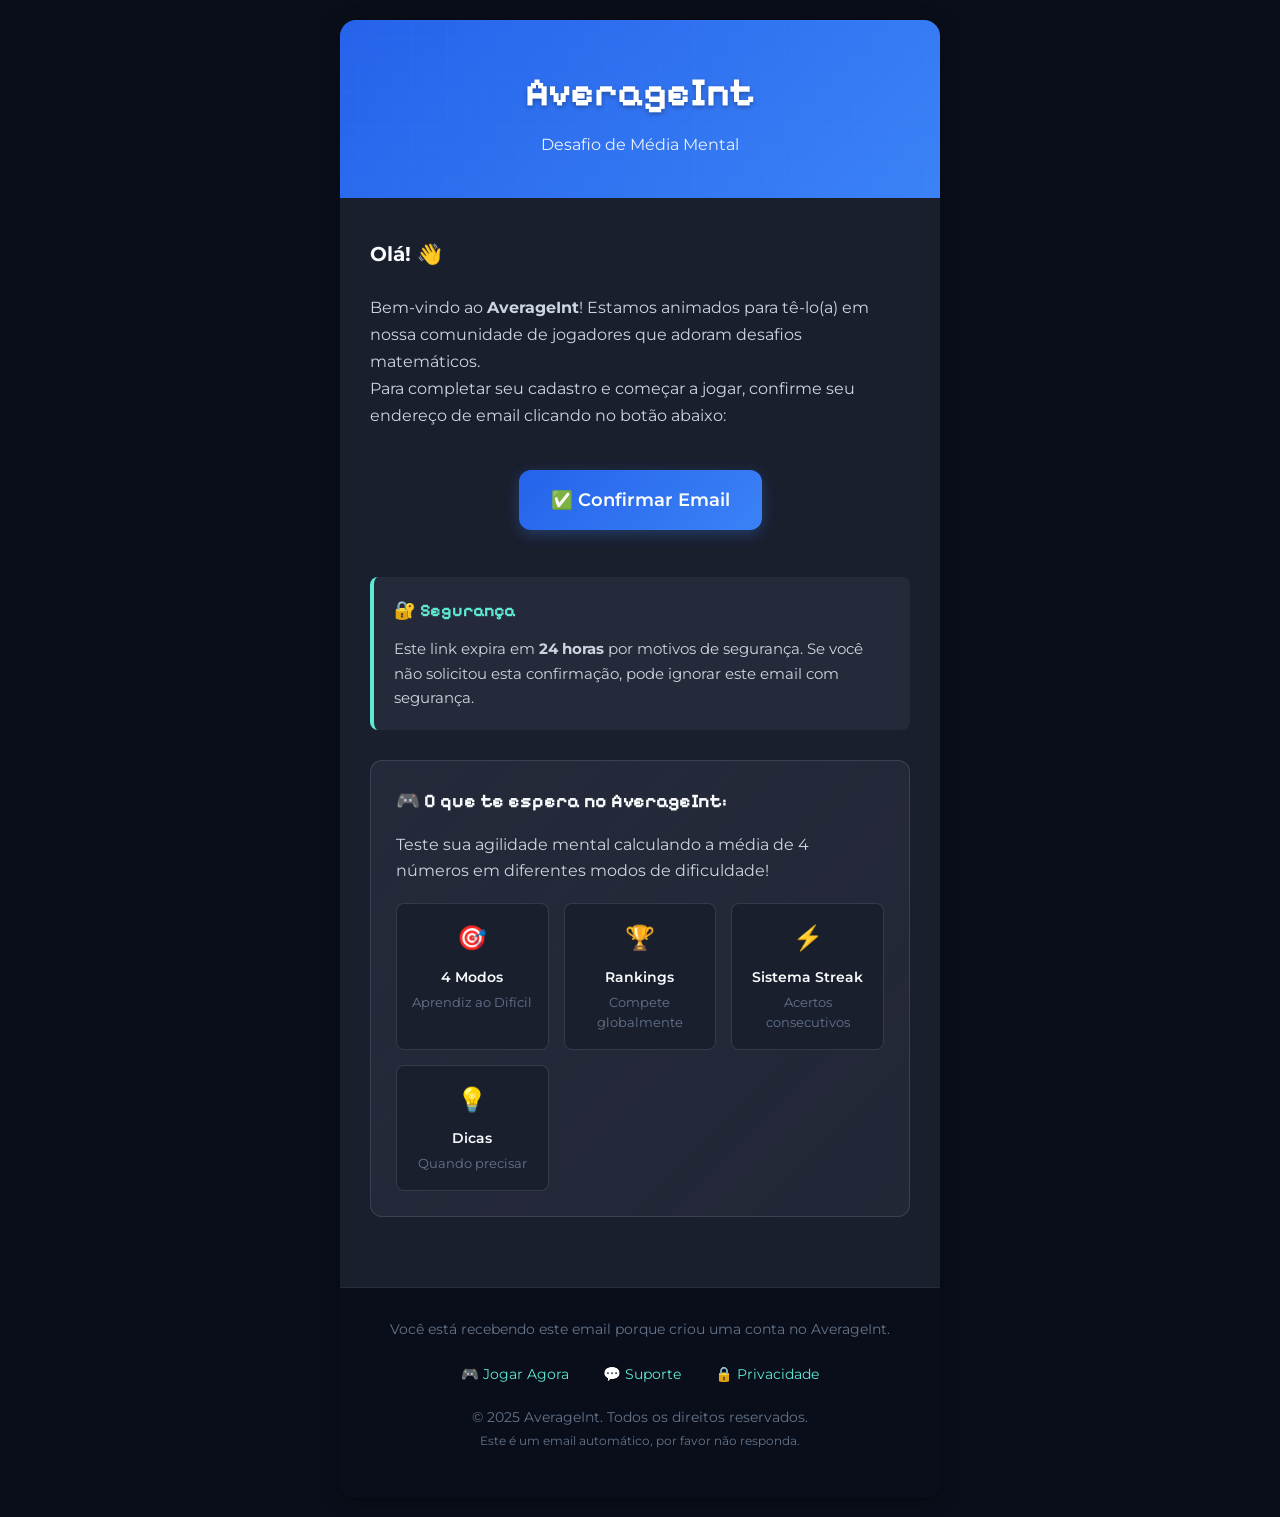
<file: email-confirmation-template.html>
<!DOCTYPE html>
<html lang="pt-br">

<head>
    <meta charset="UTF-8">
    <meta name="viewport" content="width=device-width, initial-scale=1.0">
    <title>AverageInt - Confirmação de Email</title>
    <style>
        /* Import Google Fonts */
        @import url("https://fonts.googleapis.com/css2?family=Montserrat:ital,wght@0,100..900;1,100..900&family=Pixelify+Sans:wght@400..700&display=swap");

        /* CSS Variables - AverageInt Design System */
        :root {
            /* Cores Base */
            --color-primary-500: #3b82f6;
            --color-primary-600: #2563eb;
            --color-accent-teal: #5eead4;
            --color-success-base: #22c55e;

            /* Backgrounds */
            --bg-primary: #0a0e1a;
            --bg-secondary: #1a1f2e;
            --bg-tertiary: #252a3a;

            /* Text Colors */
            --text-primary: #f8fafc;
            --text-secondary: #cbd5e1;
            --text-muted: #64748b;

            /* Borders */
            --border-primary: rgba(148, 163, 184, 0.2);

            /* Border Radius */
            --radius-base: 8px;
            --radius-lg: 12px;
            --radius-xl: 16px;

            /* Transitions */
            --transition-standard: 0.15s ease-out;
        }

        /* Reset and Base Styles */
        * {
            box-sizing: border-box;
            margin: 0;
            padding: 0;
        }

        body {
            font-family: "Montserrat", Arial, sans-serif;
            background-color: var(--bg-primary);
            color: var(--text-primary);
            line-height: 1.6;
            padding: 20px;
        }

        /* Email Container */
        .email-container {
            max-width: 600px;
            margin: 0 auto;
            background-color: var(--bg-secondary);
            border-radius: var(--radius-xl);
            overflow: hidden;
            box-shadow: 0 4px 20px rgba(0, 0, 0, 0.3);
        }

        /* Header */
        .email-header {
            background: linear-gradient(135deg, var(--color-primary-600) 0%, var(--color-primary-500) 100%);
            padding: 40px 30px;
            text-align: center;
            position: relative;
        }

        .email-header::before {
            content: '';
            position: absolute;
            top: 0;
            left: 0;
            right: 0;
            bottom: 0;
            background: url('data:image/svg+xml,<svg xmlns="http://www.w3.org/2000/svg" viewBox="0 0 100 100"><defs><pattern id="grid" width="10" height="10" patternUnits="userSpaceOnUse"><path d="M 10 0 L 0 0 0 10" fill="none" stroke="rgba(255,255,255,0.1)" stroke-width="0.5"/></pattern></defs><rect width="100" height="100" fill="url(%23grid)"/></svg>');
            opacity: 0.3;
        }

        .logo-section {
            position: relative;
            z-index: 1;
        }

        .logo-title {
            font-family: "Pixelify Sans", monospace;
            font-size: 2.5rem;
            font-weight: 700;
            margin-bottom: 8px;
            color: white;
            text-shadow: 0 2px 4px rgba(0, 0, 0, 0.3);
        }

        .logo-subtitle {
            font-size: 1rem;
            color: rgba(255, 255, 255, 0.9);
            font-weight: 400;
        }

        /* Content */
        .email-content {
            padding: 40px 30px;
        }

        .greeting {
            font-size: 1.25rem;
            margin-bottom: 24px;
            color: var(--text-primary);
        }

        .main-message {
            font-size: 1rem;
            margin-bottom: 30px;
            color: var(--text-secondary);
            line-height: 1.7;
        }

        /* Confirmation Button */
        .cta-section {
            text-align: center;
            margin: 40px 0;
        }

        .confirm-button {
            display: inline-block;
            background: linear-gradient(135deg, var(--color-primary-600) 0%, var(--color-primary-500) 100%);
            color: white;
            text-decoration: none;
            padding: 16px 32px;
            border-radius: var(--radius-lg);
            font-weight: 600;
            font-size: 1.1rem;
            transition: var(--transition-standard);
            box-shadow: 0 4px 14px rgba(59, 130, 246, 0.3);
            position: relative;
            overflow: hidden;
        }

        .confirm-button:hover {
            transform: translateY(-2px);
            box-shadow: 0 6px 20px rgba(59, 130, 246, 0.4);
        }

        .confirm-button::before {
            content: '';
            position: absolute;
            top: 0;
            left: -100%;
            width: 100%;
            height: 100%;
            background: linear-gradient(90deg, transparent, rgba(255, 255, 255, 0.2), transparent);
            transition: left 0.5s;
        }

        .confirm-button:hover::before {
            left: 100%;
        }

        /* Security Notice */
        .security-notice {
            background-color: var(--bg-tertiary);
            border-left: 4px solid var(--color-accent-teal);
            padding: 20px;
            border-radius: var(--radius-base);
            margin: 30px 0;
        }

        .security-notice h3 {
            font-family: "Pixelify Sans", monospace;
            color: var(--color-accent-teal);
            font-size: 1.1rem;
            margin-bottom: 12px;
        }

        .security-notice p {
            color: var(--text-secondary);
            font-size: 0.95rem;
            line-height: 1.6;
        }

        /* Game Stats Preview */
        .game-preview {
            background: linear-gradient(135deg, var(--bg-tertiary) 0%, rgba(37, 42, 58, 0.8) 100%);
            padding: 25px;
            border-radius: var(--radius-lg);
            margin: 30px 0;
            border: 1px solid var(--border-primary);
        }

        .game-preview h3 {
            font-family: "Pixelify Sans", monospace;
            color: var(--text-primary);
            margin-bottom: 15px;
            font-size: 1.2rem;
        }

        .features-grid {
            display: grid;
            grid-template-columns: repeat(auto-fit, minmax(150px, 1fr));
            gap: 15px;
            margin-top: 20px;
        }

        .feature-item {
            text-align: center;
            padding: 15px;
            background-color: var(--bg-secondary);
            border-radius: var(--radius-base);
            border: 1px solid var(--border-primary);
        }

        .feature-icon {
            font-size: 1.5rem;
            margin-bottom: 8px;
            display: block;
        }

        .feature-title {
            font-weight: 600;
            color: var(--text-primary);
            margin-bottom: 4px;
            font-size: 0.9rem;
        }

        .feature-desc {
            color: var(--text-muted);
            font-size: 0.8rem;
        }

        /* Footer */
        .email-footer {
            background-color: var(--bg-primary);
            padding: 30px;
            text-align: center;
            border-top: 1px solid var(--border-primary);
        }

        .footer-text {
            color: var(--text-muted);
            font-size: 0.9rem;
            margin-bottom: 15px;
        }

        .footer-links {
            margin: 20px 0;
        }

        .footer-link {
            color: var(--color-accent-teal);
            text-decoration: none;
            margin: 0 15px;
            font-size: 0.9rem;
            transition: var(--transition-standard);
        }

        .footer-link:hover {
            color: var(--text-primary);
        }

        /* Responsive Design */
        @media (max-width: 640px) {
            body {
                padding: 10px;
            }

            .email-content {
                padding: 30px 20px;
            }

            .email-header {
                padding: 30px 20px;
            }

            .logo-title {
                font-size: 2rem;
            }

            .confirm-button {
                padding: 14px 28px;
                font-size: 1rem;
            }

            .features-grid {
                grid-template-columns: 1fr;
            }
        }

        /* Dark mode support for email clients */
        @media (prefers-color-scheme: dark) {
            .email-container {
                background-color: var(--bg-secondary) !important;
            }
        }
    </style>
</head>

<body>
    <div class="email-container">
        <!-- Header com Logo -->
        <div class="email-header">
            <div class="logo-section">
                <h1 class="logo-title">AverageInt</h1>
                <p class="logo-subtitle">Desafio de Média Mental</p>
            </div>
        </div>

        <!-- Conteúdo Principal -->
        <div class="email-content">
            <h2 class="greeting">Olá! 👋</h2>

            <div class="main-message">
                <p>Bem-vindo ao <strong>AverageInt</strong>! Estamos animados para tê-lo(a) em nossa comunidade de
                    jogadores que adoram desafios matemáticos.</p>

                <p>Para completar seu cadastro e começar a jogar, confirme seu endereço de email clicando no botão
                    abaixo:</p>
            </div>

            <!-- Botão de Confirmação -->
            <div class="cta-section">
                <a href="{{ .ConfirmationURL }}" class="confirm-button">
                    ✅ Confirmar Email
                </a>
            </div>

            <!-- Aviso de Segurança -->
            <div class="security-notice">
                <h3>🔐 Segurança</h3>
                <p>Este link expira em <strong>24 horas</strong> por motivos de segurança. Se você não solicitou esta
                    confirmação, pode ignorar este email com segurança.</p>
            </div>

            <!-- Preview do Jogo -->
            <div class="game-preview">
                <h3>🎮 O que te espera no AverageInt:</h3>
                <p style="color: var(--text-secondary); margin-bottom: 20px;">
                    Teste sua agilidade mental calculando a média de 4 números em diferentes modos de dificuldade!
                </p>

                <div class="features-grid">
                    <div class="feature-item">
                        <span class="feature-icon">🎯</span>
                        <div class="feature-title">4 Modos</div>
                        <div class="feature-desc">Aprendiz ao Difícil</div>
                    </div>
                    <div class="feature-item">
                        <span class="feature-icon">🏆</span>
                        <div class="feature-title">Rankings</div>
                        <div class="feature-desc">Compete globalmente</div>
                    </div>
                    <div class="feature-item">
                        <span class="feature-icon">⚡</span>
                        <div class="feature-title">Sistema Streak</div>
                        <div class="feature-desc">Acertos consecutivos</div>
                    </div>
                    <div class="feature-item">
                        <span class="feature-icon">💡</span>
                        <div class="feature-title">Dicas</div>
                        <div class="feature-desc">Quando precisar</div>
                    </div>
                </div>
            </div>
        </div>

        <!-- Footer -->
        <div class="email-footer">
            <p class="footer-text">
                Você está recebendo este email porque criou uma conta no AverageInt.
            </p>

            <div class="footer-links">
                <a href="https://average-int.vercel.app/" class="footer-link">🎮 Jogar Agora</a>
                <a href="https://average-int.vercel.app/suporte" class="footer-link">💬 Suporte</a>
                <a href="https://average-int.vercel.app/privacidade" class="footer-link">🔒 Privacidade</a>
            </div>

            <p class="footer-text">
                © 2025 AverageInt. Todos os direitos reservados.<br>
                <small>Este é um email automático, por favor não responda.</small>
            </p>
        </div>
    </div>
</body>

</html>
</file>
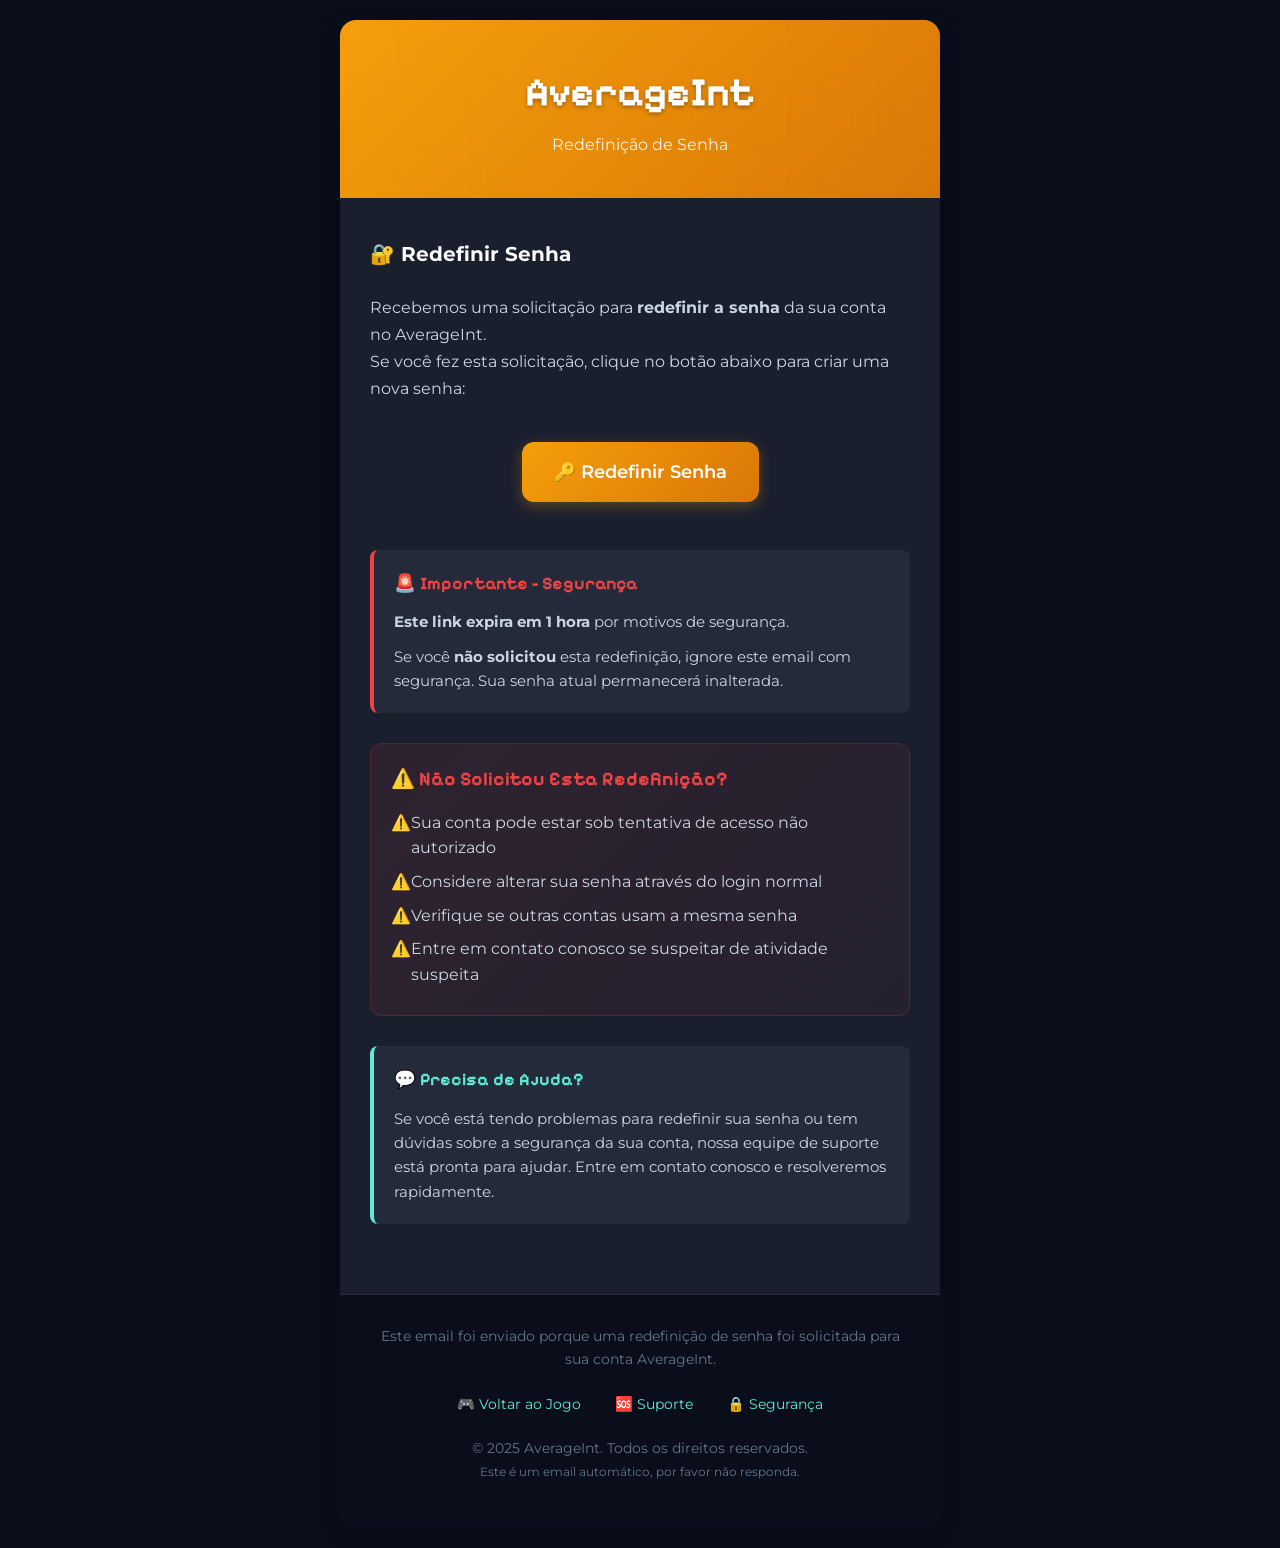
<file: email-reset-password-template.html>
<!DOCTYPE html>
<html lang="pt-br">

<head>
    <meta charset="UTF-8">
    <meta name="viewport" content="width=device-width, initial-scale=1.0">
    <title>AverageInt - Redefinir Senha</title>
    <style>
        /* Import Google Fonts */
        @import url("https://fonts.googleapis.com/css2?family=Montserrat:ital,wght@0,100..900;1,100..900&family=Pixelify+Sans:wght@400..700&display=swap");

        /* CSS Variables - AverageInt Design System */
        :root {
            /* Cores Base */
            --color-primary-500: #3b82f6;
            --color-primary-600: #2563eb;
            --color-accent-teal: #5eead4;
            --color-success-base: #22c55e;
            --color-warning-base: #f59e0b;
            --color-danger-base: #ef4444;

            /* Backgrounds */
            --bg-primary: #0a0e1a;
            --bg-secondary: #1a1f2e;
            --bg-tertiary: #252a3a;

            /* Text Colors */
            --text-primary: #f8fafc;
            --text-secondary: #cbd5e1;
            --text-muted: #64748b;

            /* Borders */
            --border-primary: rgba(148, 163, 184, 0.2);

            /* Border Radius */
            --radius-base: 8px;
            --radius-lg: 12px;
            --radius-xl: 16px;

            /* Transitions */
            --transition-standard: 0.15s ease-out;
        }

        /* Reset and Base Styles */
        * {
            box-sizing: border-box;
            margin: 0;
            padding: 0;
        }

        body {
            font-family: "Montserrat", Arial, sans-serif;
            background-color: var(--bg-primary);
            color: var(--text-primary);
            line-height: 1.6;
            padding: 20px;
        }

        /* Email Container */
        .email-container {
            max-width: 600px;
            margin: 0 auto;
            background-color: var(--bg-secondary);
            border-radius: var(--radius-xl);
            overflow: hidden;
            box-shadow: 0 4px 20px rgba(0, 0, 0, 0.3);
        }

        /* Header - Warning theme for password reset */
        .email-header {
            background: linear-gradient(135deg, var(--color-warning-base) 0%, #d97706 100%);
            padding: 40px 30px;
            text-align: center;
            position: relative;
        }

        .email-header::before {
            content: '';
            position: absolute;
            top: 0;
            left: 0;
            right: 0;
            bottom: 0;
            background: url('data:image/svg+xml,<svg xmlns="http://www.w3.org/2000/svg" viewBox="0 0 100 100"><defs><pattern id="grid" width="10" height="10" patternUnits="userSpaceOnUse"><path d="M 10 0 L 0 0 0 10" fill="none" stroke="rgba(255,255,255,0.1)" stroke-width="0.5"/></pattern></defs><rect width="100" height="100" fill="url(%23grid)"/></svg>');
            opacity: 0.3;
        }

        .logo-section {
            position: relative;
            z-index: 1;
        }

        .logo-title {
            font-family: "Pixelify Sans", monospace;
            font-size: 2.5rem;
            font-weight: 700;
            margin-bottom: 8px;
            color: white;
            text-shadow: 0 2px 4px rgba(0, 0, 0, 0.3);
        }

        .logo-subtitle {
            font-size: 1rem;
            color: rgba(255, 255, 255, 0.9);
            font-weight: 400;
        }

        /* Content */
        .email-content {
            padding: 40px 30px;
        }

        .greeting {
            font-size: 1.25rem;
            margin-bottom: 24px;
            color: var(--text-primary);
        }

        .main-message {
            font-size: 1rem;
            margin-bottom: 30px;
            color: var(--text-secondary);
            line-height: 1.7;
        }

        /* Reset Button - Warning themed */
        .cta-section {
            text-align: center;
            margin: 40px 0;
        }

        .reset-button {
            display: inline-block;
            background: linear-gradient(135deg, var(--color-warning-base) 0%, #d97706 100%);
            color: white;
            text-decoration: none;
            padding: 16px 32px;
            border-radius: var(--radius-lg);
            font-weight: 600;
            font-size: 1.1rem;
            transition: var(--transition-standard);
            box-shadow: 0 4px 14px rgba(245, 158, 11, 0.3);
            position: relative;
            overflow: hidden;
        }

        .reset-button:hover {
            transform: translateY(-2px);
            box-shadow: 0 6px 20px rgba(245, 158, 11, 0.4);
        }

        .reset-button::before {
            content: '';
            position: absolute;
            top: 0;
            left: -100%;
            width: 100%;
            height: 100%;
            background: linear-gradient(90deg, transparent, rgba(255, 255, 255, 0.2), transparent);
            transition: left 0.5s;
        }

        .reset-button:hover::before {
            left: 100%;
        }

        /* Security Alert */
        .security-alert {
            background-color: var(--bg-tertiary);
            border-left: 4px solid var(--color-danger-base);
            padding: 20px;
            border-radius: var(--radius-base);
            margin: 30px 0;
        }

        .security-alert h3 {
            font-family: "Pixelify Sans", monospace;
            color: var(--color-danger-base);
            font-size: 1.1rem;
            margin-bottom: 12px;
            display: flex;
            align-items: center;
            gap: 8px;
        }

        .security-alert p {
            color: var(--text-secondary);
            font-size: 0.95rem;
            line-height: 1.6;
            margin-bottom: 10px;
        }

        .security-alert p:last-child {
            margin-bottom: 0;
        }

        /* Warning Notice */
        .warning-notice {
            background: linear-gradient(135deg, rgba(239, 68, 68, 0.1) 0%, rgba(239, 68, 68, 0.05) 100%);
            border: 1px solid rgba(239, 68, 68, 0.2);
            padding: 20px;
            border-radius: var(--radius-lg);
            margin: 30px 0;
        }

        .warning-notice h3 {
            font-family: "Pixelify Sans", monospace;
            color: var(--color-danger-base);
            margin-bottom: 15px;
            font-size: 1.2rem;
            display: flex;
            align-items: center;
            gap: 8px;
        }

        .warning-list {
            list-style: none;
            color: var(--text-secondary);
        }

        .warning-list li {
            margin-bottom: 8px;
            padding-left: 20px;
            position: relative;
        }

        .warning-list li::before {
            content: '⚠️';
            position: absolute;
            left: 0;
            top: 0;
        }

        /* Help Section */
        .help-section {
            background-color: var(--bg-tertiary);
            border-left: 4px solid var(--color-accent-teal);
            padding: 20px;
            border-radius: var(--radius-base);
            margin: 30px 0;
        }

        .help-section h3 {
            font-family: "Pixelify Sans", monospace;
            color: var(--color-accent-teal);
            font-size: 1.1rem;
            margin-bottom: 12px;
        }

        .help-section p {
            color: var(--text-secondary);
            font-size: 0.95rem;
            line-height: 1.6;
        }

        /* Footer */
        .email-footer {
            background-color: var(--bg-primary);
            padding: 30px;
            text-align: center;
            border-top: 1px solid var(--border-primary);
        }

        .footer-text {
            color: var(--text-muted);
            font-size: 0.9rem;
            margin-bottom: 15px;
        }

        .footer-links {
            margin: 20px 0;
        }

        .footer-link {
            color: var(--color-accent-teal);
            text-decoration: none;
            margin: 0 15px;
            font-size: 0.9rem;
            transition: var(--transition-standard);
        }

        .footer-link:hover {
            color: var(--text-primary);
        }

        /* Responsive Design */
        @media (max-width: 640px) {
            body {
                padding: 10px;
            }

            .email-content {
                padding: 30px 20px;
            }

            .email-header {
                padding: 30px 20px;
            }

            .logo-title {
                font-size: 2rem;
            }

            .reset-button {
                padding: 14px 28px;
                font-size: 1rem;
            }
        }

        /* Dark mode support for email clients */
        @media (prefers-color-scheme: dark) {
            .email-container {
                background-color: var(--bg-secondary) !important;
            }
        }
    </style>
</head>

<body>
    <div class="email-container">
        <!-- Header com Logo - Warning theme -->
        <div class="email-header">
            <div class="logo-section">
                <h1 class="logo-title">AverageInt</h1>
                <p class="logo-subtitle">Redefinição de Senha</p>
            </div>
        </div>

        <!-- Conteúdo Principal -->
        <div class="email-content">
            <h2 class="greeting">🔐 Redefinir Senha</h2>

            <div class="main-message">
                <p>Recebemos uma solicitação para <strong>redefinir a senha</strong> da sua conta no AverageInt.</p>

                <p>Se você fez esta solicitação, clique no botão abaixo para criar uma nova senha:</p>
            </div>

            <!-- Botão de Reset -->
            <div class="cta-section">
                <a href="{{ .ConfirmationURL }}" class="reset-button">
                    🔑 Redefinir Senha
                </a>
            </div>

            <!-- Alerta de Segurança -->
            <div class="security-alert">
                <h3>🚨 Importante - Segurança</h3>
                <p><strong>Este link expira em 1 hora</strong> por motivos de segurança.</p>
                <p>Se você <strong>não solicitou</strong> esta redefinição, ignore este email com segurança. Sua senha
                    atual permanecerá inalterada.</p>
            </div>

            <!-- Avisos de Segurança -->
            <div class="warning-notice">
                <h3>⚠️ Não Solicitou Esta Redefinição?</h3>
                <ul class="warning-list">
                    <li>Sua conta pode estar sob tentativa de acesso não autorizado</li>
                    <li>Considere alterar sua senha através do login normal</li>
                    <li>Verifique se outras contas usam a mesma senha</li>
                    <li>Entre em contato conosco se suspeitar de atividade suspeita</li>
                </ul>
            </div>

            <!-- Seção de Ajuda -->
            <div class="help-section">
                <h3>💬 Precisa de Ajuda?</h3>
                <p>
                    Se você está tendo problemas para redefinir sua senha ou tem dúvidas sobre a segurança da sua conta,
                    nossa equipe de suporte está pronta para ajudar. Entre em contato conosco e resolveremos
                    rapidamente.
                </p>
            </div>
        </div>

        <!-- Footer -->
        <div class="email-footer">
            <p class="footer-text">
                Este email foi enviado porque uma redefinição de senha foi solicitada para sua conta AverageInt.
            </p>

            <div class="footer-links">
                <a href="https://average-int.vercel.app/" class="footer-link">🎮 Voltar ao Jogo</a>
                <a href="https://average-int.vercel.app/suporte" class="footer-link">🆘 Suporte</a>
                <a href="https://average-int.vercel.app/seguranca" class="footer-link">🔒 Segurança</a>
            </div>

            <p class="footer-text">
                © 2025 AverageInt. Todos os direitos reservados.<br>
                <small>Este é um email automático, por favor não responda.</small>
            </p>
        </div>
    </div>
</body>

</html>
</file>
